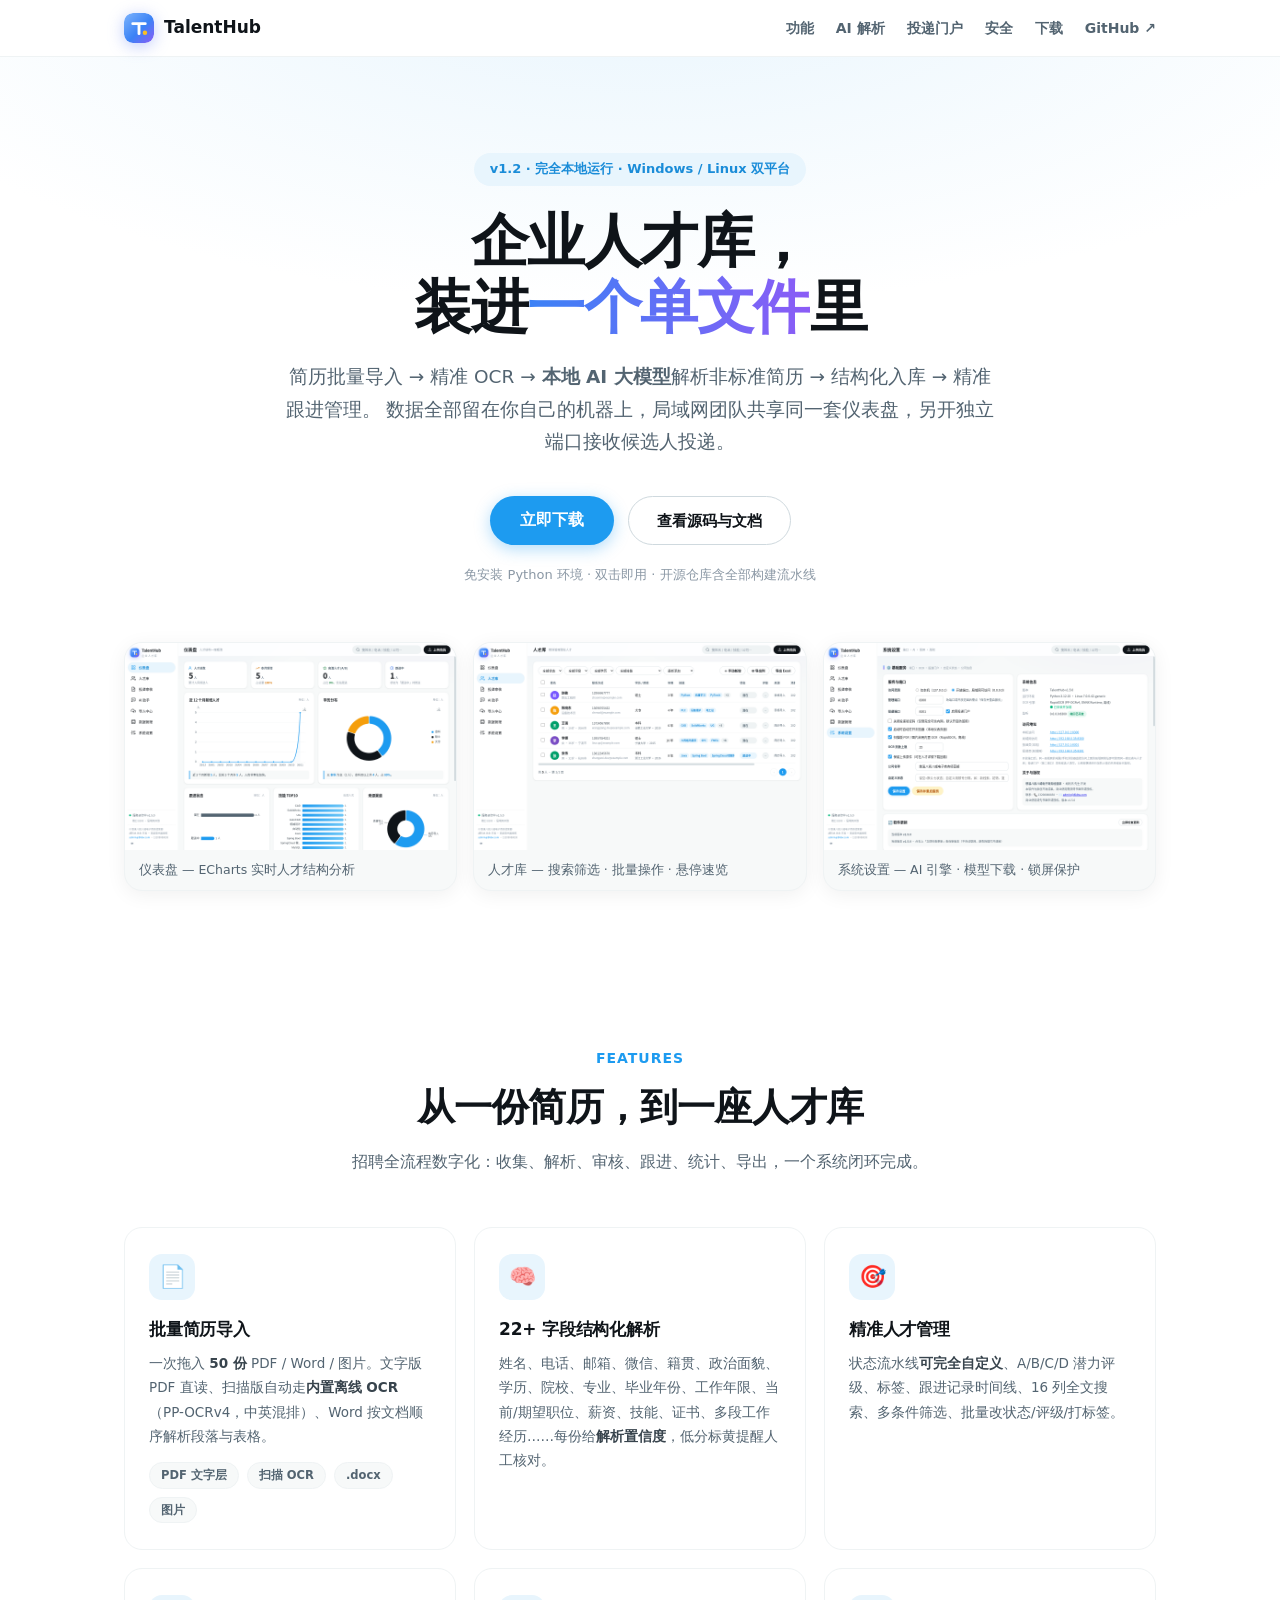
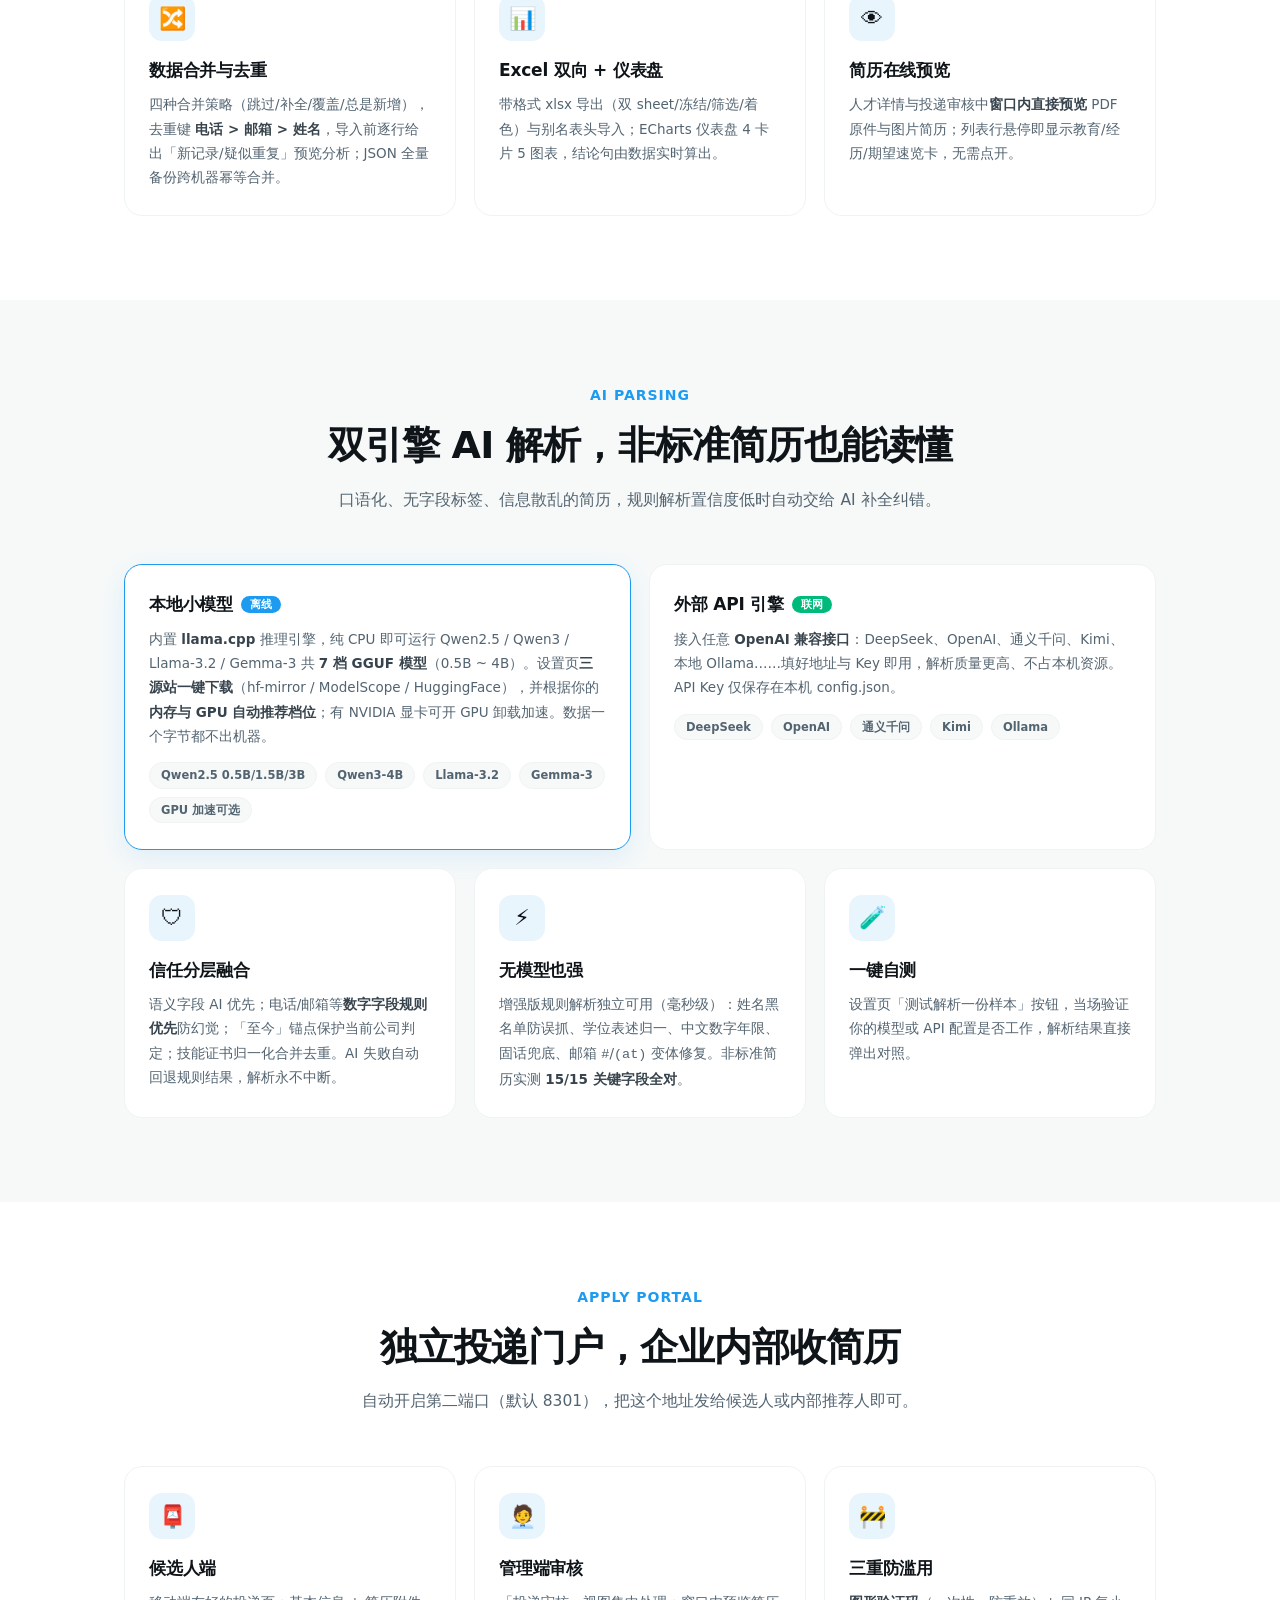
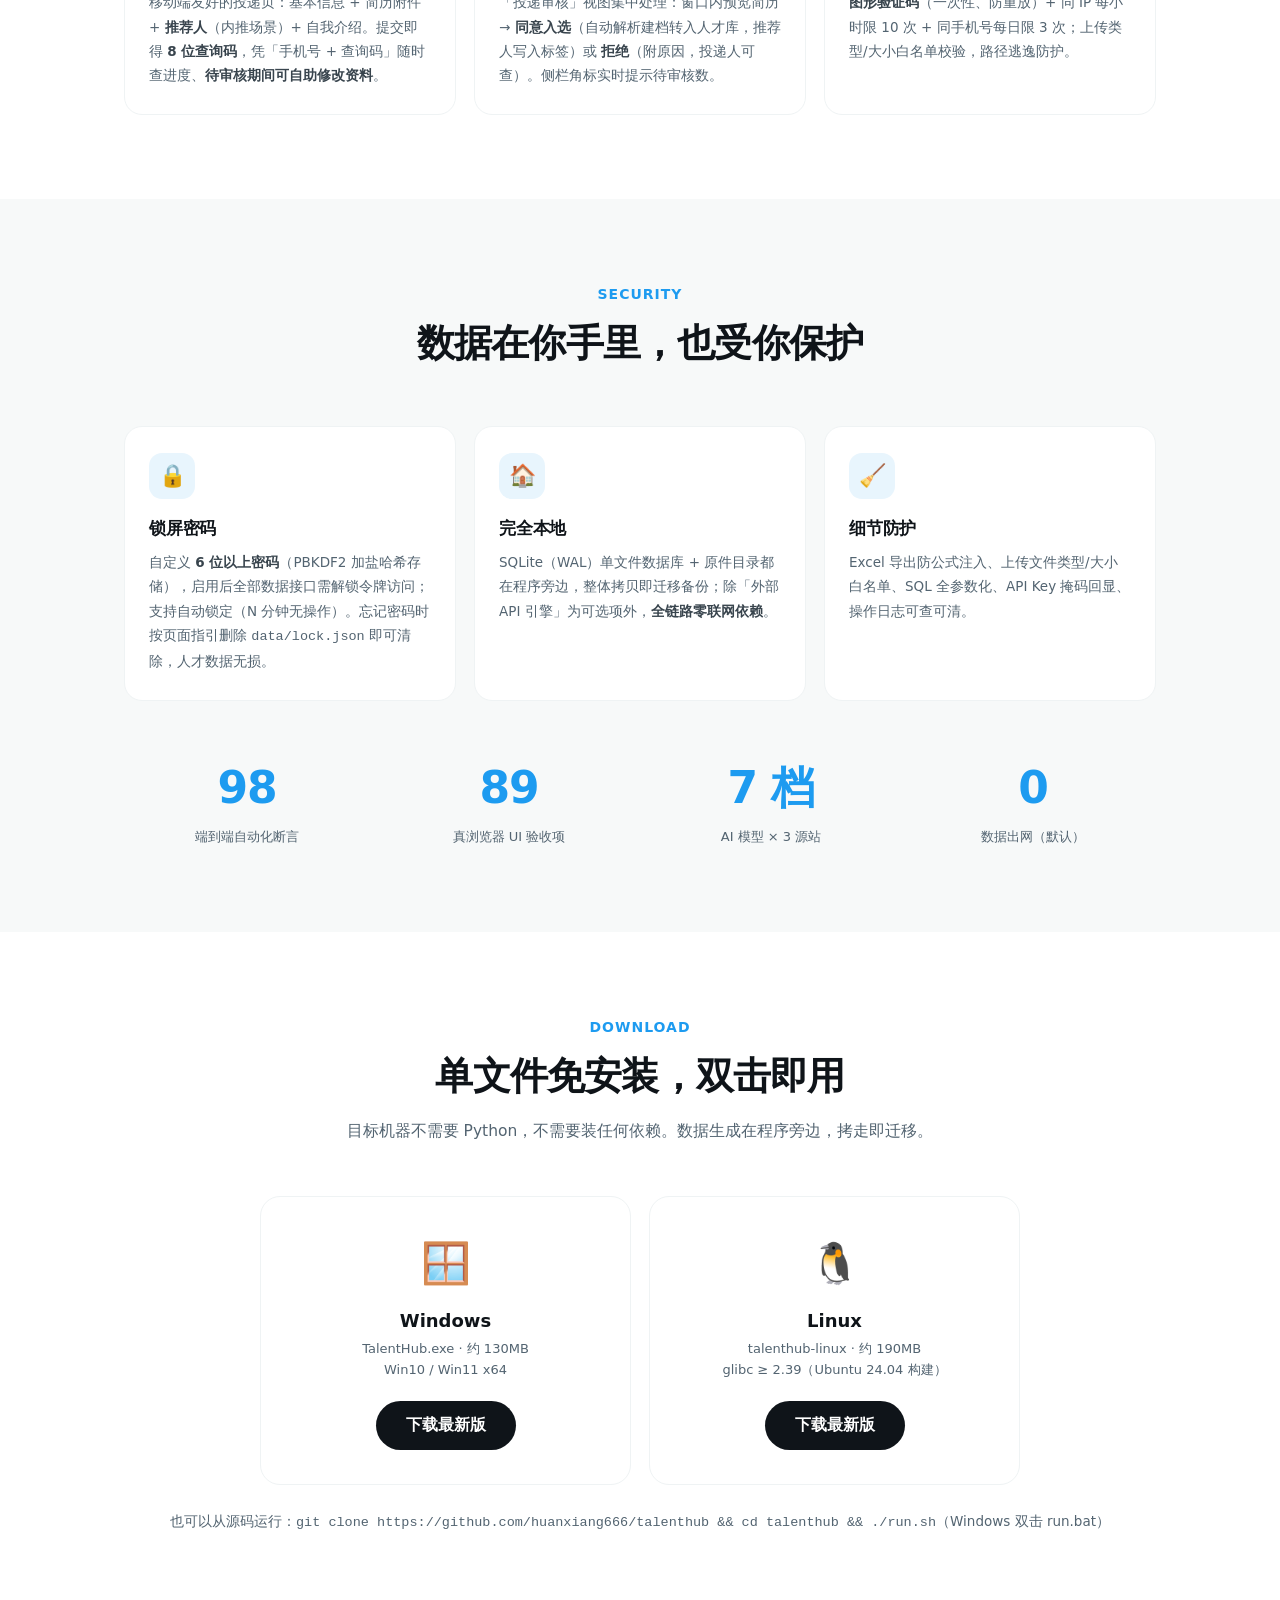
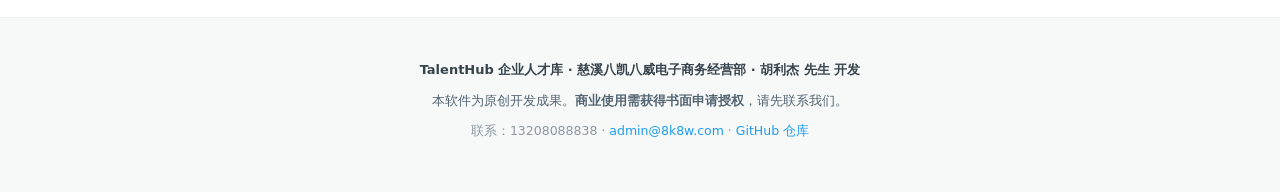
<file: docs/index.html>
<!DOCTYPE html>
<html lang="zh-CN">
<head>
<meta charset="UTF-8">
<meta name="viewport" content="width=device-width, initial-scale=1.0">
<title>TalentHub 企业人才库 — 本地 AI 简历解析 · 人才精准管理</title>
<meta name="description" content="跨平台企业人才库管理系统：简历批量导入（PDF/Word/图片 OCR）、本地 AI 大模型智能解析非标准简历、投递门户、锁屏保护、数据合并、Excel 导入导出。完全本地运行，数据不出内网。">
<link rel="icon" href="data:image/svg+xml,%3Csvg xmlns='http://www.w3.org/2000/svg' viewBox='0 0 48 48'%3E%3Cdefs%3E%3ClinearGradient id='g' x1='0' y1='0' x2='1' y2='1'%3E%3Cstop offset='0' stop-color='%2360a5fa'/%3E%3Cstop offset='.55' stop-color='%233b82f6'/%3E%3Cstop offset='1' stop-color='%238b5cf6'/%3E%3C/linearGradient%3E%3C/defs%3E%3Crect width='48' height='48' rx='14' fill='url(%23g)'/%3E%3Cpath d='M14 17h20M24 17v16' stroke='white' stroke-width='4.6' stroke-linecap='round'/%3E%3Ccircle cx='33.5' cy='31.5' r='3.6' fill='%23fbbf24'/%3E%3C/svg%3E">
<style>
:root {
  --bg: #ffffff; --soft: #f7f9f9; --ink: #0f1419; --ink2: #38444d; --muted: #536471;
  --faint: #8b98a5; --line: #eff3f4; --primary: #1d9bf0; --deep: #1a8cd8; --softblue: #e8f5fd;
  --ok: #00ba7c; --warn: #f59e0b;
  --font: -apple-system, BlinkMacSystemFont, "SF Pro Display", "SF Pro Text", "Segoe UI", "PingFang SC", "Microsoft YaHei", system-ui, sans-serif;
}
* { box-sizing: border-box; margin: 0; padding: 0; }
html { scroll-behavior: smooth; }
body { font-family: var(--font); color: var(--ink); background: var(--bg); line-height: 1.6; -webkit-font-smoothing: antialiased; }
.wrap { max-width: 1080px; margin: 0 auto; padding: 0 24px; }
a { color: var(--primary); text-decoration: none; }

/* 顶部导航（毛玻璃，Apple 风） */
nav { position: sticky; top: 0; z-index: 50; background: rgba(255,255,255,.82); backdrop-filter: saturate(180%) blur(16px); -webkit-backdrop-filter: saturate(180%) blur(16px); border-bottom: 1px solid var(--line); }
nav .wrap { display: flex; align-items: center; gap: 26px; height: 56px; }
.nav-logo { display: flex; align-items: center; gap: 10px; font-weight: 800; font-size: 17px; color: var(--ink); }
.nav-logo .mark { width: 30px; height: 30px; border-radius: 9px; overflow: hidden; display: flex; align-items: center; justify-content: center; filter: drop-shadow(0 3px 8px rgba(99,130,246,.4)); }
nav .links { display: flex; gap: 22px; margin-left: auto; font-size: 14px; font-weight: 600; }
nav .links a { color: var(--muted); transition: color .2s; }
nav .links a:hover { color: var(--primary); }
.btn { display: inline-flex; align-items: center; justify-content: center; gap: 8px; border-radius: 99px; font-weight: 700; cursor: pointer; border: 0; transition: all .2s cubic-bezier(.32,.72,0,1); font-family: inherit; }
.btn-blue { background: var(--primary); color: #fff; padding: 12px 30px; font-size: 15.5px; box-shadow: 0 4px 16px rgba(29,155,240,.35); }
.btn-blue:hover { background: var(--deep); transform: translateY(-1px); box-shadow: 0 8px 24px rgba(29,155,240,.4); }
.btn-dark { background: var(--ink); color: #fff; padding: 12px 30px; font-size: 15.5px; }
.btn-dark:hover { background: #272c30; }
.btn-ghost { background: transparent; border: 1.5px solid #cfd9de; color: var(--ink); padding: 11px 28px; font-size: 15px; }
.btn-ghost:hover { border-color: var(--primary); color: var(--primary); background: var(--softblue); }

/* Hero */
.hero { text-align: center; padding: 96px 24px 72px; background:
  radial-gradient(1200px 500px at 50% -100px, var(--softblue), transparent 70%); }
.hero .tag { display: inline-block; background: var(--softblue); color: var(--deep); font-size: 13px; font-weight: 700; padding: 6px 16px; border-radius: 99px; margin-bottom: 22px; }
.hero h1 { font-size: clamp(34px, 5.4vw, 58px); font-weight: 800; letter-spacing: -1.5px; line-height: 1.15; }
.hero h1 .grad { background: linear-gradient(90deg, #3b82f6, #8b5cf6); -webkit-background-clip: text; background-clip: text; color: transparent; }
.hero p.sub { font-size: clamp(15px, 2vw, 18.5px); color: var(--muted); max-width: 720px; margin: 20px auto 0; line-height: 1.75; }
.hero .cta { display: flex; gap: 14px; justify-content: center; margin-top: 38px; flex-wrap: wrap; }
.hero .meta { margin-top: 20px; font-size: 13px; color: var(--faint); }
.shots { display: grid; grid-template-columns: repeat(3, 1fr); gap: 16px; margin-top: 56px; }
.shots figure { background: var(--soft); border: 1px solid var(--line); border-radius: 18px; overflow: hidden; box-shadow: 0 4px 20px rgba(15,20,25,.06); }
.shots img { width: 100%; display: block; }
.shots figcaption { padding: 10px 14px; font-size: 12.5px; color: var(--muted); text-align: left; }

/* 特性区块 */
section.block { padding: 84px 0; }
section.block.alt { background: var(--soft); }
.block-head { text-align: center; max-width: 680px; margin: 0 auto 52px; }
.block-head .kicker { color: var(--primary); font-size: 14px; font-weight: 800; letter-spacing: 1px; }
.block-head h2 { font-size: clamp(26px, 3.6vw, 38px); font-weight: 800; letter-spacing: -.8px; margin-top: 8px; }
.block-head p { color: var(--muted); margin-top: 12px; font-size: 15.5px; }
.grid { display: grid; gap: 18px; }
.grid.c3 { grid-template-columns: repeat(3, 1fr); }
.grid.c2 { grid-template-columns: repeat(2, 1fr); }
.fcard { background: var(--bg); border: 1px solid var(--line); border-radius: 18px; padding: 26px 24px; transition: transform .25s cubic-bezier(.32,.72,0,1), box-shadow .25s; }
.alt .fcard { background: var(--bg); }
.fcard:hover { transform: translateY(-3px); box-shadow: 0 12px 32px rgba(15,20,25,.09); }
.fcard .ic { width: 46px; height: 46px; border-radius: 13px; display: flex; align-items: center; justify-content: center; font-size: 22px; margin-bottom: 16px; background: var(--softblue); }
.fcard h3 { font-size: 17px; font-weight: 800; margin-bottom: 8px; letter-spacing: -.2px; }
.fcard p { color: var(--muted); font-size: 13.5px; line-height: 1.8; }
.fcard p b { color: var(--ink2); }
.pill-row { display: flex; gap: 8px; flex-wrap: wrap; margin-top: 14px; }
.pill-row span { background: var(--soft); border: 1px solid var(--line); color: var(--muted); font-size: 11.5px; font-weight: 600; padding: 3px 11px; border-radius: 99px; }

/* AI 双引擎对比 */
.duo { display: grid; grid-template-columns: 1fr 1fr; gap: 18px; }
.duo .fcard.hl { border: 1.5px solid var(--primary); box-shadow: 0 8px 28px rgba(29,155,240,.12); }
.duo h3 .b { font-size: 11px; background: var(--primary); color: #fff; border-radius: 99px; padding: 2px 9px; vertical-align: 2px; margin-left: 8px; }

/* 数字条 */
.stats { display: grid; grid-template-columns: repeat(4, 1fr); gap: 16px; text-align: center; }
.stats .n { font-size: clamp(30px, 4vw, 44px); font-weight: 800; letter-spacing: -1px; color: var(--primary); font-variant-numeric: tabular-nums; }
.stats .t { font-size: 13px; color: var(--muted); margin-top: 4px; }

/* 下载 */
.dl-grid { display: grid; grid-template-columns: 1fr 1fr; gap: 18px; max-width: 760px; margin: 0 auto; }
.dl-card { background: var(--bg); border: 1px solid var(--line); border-radius: 20px; padding: 34px 28px; text-align: center; }
.dl-card .os { font-size: 40px; }
.dl-card h3 { font-size: 18px; margin: 12px 0 4px; }
.dl-card p { color: var(--muted); font-size: 13px; margin-bottom: 20px; }
footer { border-top: 1px solid var(--line); padding: 42px 0 56px; background: var(--soft); }
footer .wrap { display: flex; flex-direction: column; gap: 10px; align-items: center; text-align: center; }
footer .cp { font-size: 13px; color: var(--ink2); font-weight: 600; }
footer .nt { font-size: 12.5px; color: var(--muted); max-width: 640px; }
footer .ct { font-size: 12.5px; color: var(--faint); }
@media (max-width: 860px) {
  .grid.c3, .grid.c2, .duo, .dl-grid, .shots { grid-template-columns: 1fr; }
  .stats { grid-template-columns: repeat(2, 1fr); }
  nav .links { display: none; }
  .hero { padding: 64px 16px 48px; }
}
</style>
</head>
<body>

<nav>
  <div class="wrap">
    <span class="nav-logo"><span class="mark"><svg viewBox="0 0 48 48" width="30" height="30"><defs><linearGradient id="lg" x1="0" y1="0" x2="1" y2="1"><stop offset="0" stop-color="#7db4fc"/><stop offset=".55" stop-color="#3b82f6"/><stop offset="1" stop-color="#8b5cf6"/></linearGradient></defs><rect width="48" height="48" rx="14" fill="url(#lg)"/><path d="M14 17h20M24 17v16" stroke="#fff" stroke-width="4.6" stroke-linecap="round"/><circle cx="33.5" cy="31.5" r="3.6" fill="#fbbf24"/></svg></span>TalentHub</span>
    <div class="links">
      <a href="#features">功能</a>
      <a href="#ai">AI 解析</a>
      <a href="#apply">投递门户</a>
      <a href="#security">安全</a>
      <a href="#download">下载</a>
      <a href="https://github.com/huanxiang666/talenthub" target="_blank" rel="noopener">GitHub ↗</a>
    </div>
  </div>
</nav>

<header class="hero">
  <span class="tag">v1.2 · 完全本地运行 · Windows / Linux 双平台</span>
  <h1>企业人才库，<br>装进<span class="grad">一个单文件</span>里</h1>
  <p class="sub">简历批量导入 → 精准 OCR → <b>本地 AI 大模型</b>解析非标准简历 → 结构化入库 → 精准跟进管理。
    数据全部留在你自己的机器上，局域网团队共享同一套仪表盘，另开独立端口接收候选人投递。</p>
  <div class="cta">
    <a class="btn btn-blue" href="#download">立即下载</a>
    <a class="btn btn-ghost" href="https://github.com/huanxiang666/talenthub" target="_blank" rel="noopener">查看源码与文档</a>
  </div>
  <p class="meta">免安装 Python 环境 · 双击即用 · 开源仓库含全部构建流水线</p>
  <div class="shots wrap" id="shots">
    <figure><img src="screenshots/dashboard.png" alt="仪表盘截图" loading="lazy"><figcaption>仪表盘 — ECharts 实时人才结构分析</figcaption></figure>
    <figure><img src="screenshots/talents.png" alt="人才库截图" loading="lazy"><figcaption>人才库 — 搜索筛选 · 批量操作 · 悬停速览</figcaption></figure>
    <figure><img src="screenshots/settings.png" alt="设置截图" loading="lazy"><figcaption>系统设置 — AI 引擎 · 模型下载 · 锁屏保护</figcaption></figure>
  </div>
</header>

<section class="block" id="features">
  <div class="wrap">
    <div class="block-head">
      <div class="kicker">FEATURES</div>
      <h2>从一份简历，到一座人才库</h2>
      <p>招聘全流程数字化：收集、解析、审核、跟进、统计、导出，一个系统闭环完成。</p>
    </div>
    <div class="grid c3">
      <div class="fcard"><div class="ic">📄</div><h3>批量简历导入</h3>
        <p>一次拖入 <b>50 份</b> PDF / Word / 图片。文字版 PDF 直读、扫描版自动走<b>内置离线 OCR</b>（PP-OCRv4，中英混排）、Word 按文档顺序解析段落与表格。</p>
        <div class="pill-row"><span>PDF 文字层</span><span>扫描 OCR</span><span>.docx</span><span>图片</span></div></div>
      <div class="fcard"><div class="ic">🧠</div><h3>22+ 字段结构化解析</h3>
        <p>姓名、电话、邮箱、微信、籍贯、政治面貌、学历、院校、专业、毕业年份、工作年限、当前/期望职位、薪资、技能、证书、多段工作经历……每份给<b>解析置信度</b>，低分标黄提醒人工核对。</p></div>
      <div class="fcard"><div class="ic">🎯</div><h3>精准人才管理</h3>
        <p>状态流水线<b>可完全自定义</b>、A/B/C/D 潜力评级、标签、跟进记录时间线、16 列全文搜索、多条件筛选、批量改状态/评级/打标签。</p></div>
      <div class="fcard"><div class="ic">🔀</div><h3>数据合并与去重</h3>
        <p>四种合并策略（跳过/补全/覆盖/总是新增），去重键 <b>电话 &gt; 邮箱 &gt; 姓名</b>，导入前逐行给出「新记录/疑似重复」预览分析；JSON 全量备份跨机器幂等合并。</p></div>
      <div class="fcard"><div class="ic">📊</div><h3>Excel 双向 + 仪表盘</h3>
        <p>带格式 xlsx 导出（双 sheet/冻结/筛选/着色）与别名表头导入；ECharts 仪表盘 4 卡片 5 图表，结论句由数据实时算出。</p></div>
      <div class="fcard"><div class="ic">👁</div><h3>简历在线预览</h3>
        <p>人才详情与投递审核中<b>窗口内直接预览</b> PDF 原件与图片简历；列表行悬停即显示教育/经历/期望速览卡，无需点开。</p></div>
    </div>
  </div>
</section>

<section class="block alt" id="ai">
  <div class="wrap">
    <div class="block-head">
      <div class="kicker">AI PARSING</div>
      <h2>双引擎 AI 解析，非标准简历也能读懂</h2>
      <p>口语化、无字段标签、信息散乱的简历，规则解析置信度低时自动交给 AI 补全纠错。</p>
    </div>
    <div class="duo">
      <div class="fcard hl"><h3>本地小模型<span class="b">离线</span></h3>
        <p>内置 <b>llama.cpp</b> 推理引擎，纯 CPU 即可运行 Qwen2.5 / Qwen3 / Llama-3.2 / Gemma-3 共 <b>7 档 GGUF 模型</b>（0.5B ~ 4B）。设置页<b>三源站一键下载</b>（hf-mirror / ModelScope / HuggingFace），并根据你的<b>内存与 GPU 自动推荐档位</b>；有 NVIDIA 显卡可开 GPU 卸载加速。数据一个字节都不出机器。</p>
        <div class="pill-row"><span>Qwen2.5 0.5B/1.5B/3B</span><span>Qwen3-4B</span><span>Llama-3.2</span><span>Gemma-3</span><span>GPU 加速可选</span></div></div>
      <div class="fcard"><h3>外部 API 引擎<span class="b" style="background:var(--ok)">联网</span></h3>
        <p>接入任意 <b>OpenAI 兼容接口</b>：DeepSeek、OpenAI、通义千问、Kimi、本地 Ollama……填好地址与 Key 即用，解析质量更高、不占本机资源。API Key 仅保存在本机 config.json。</p>
        <div class="pill-row"><span>DeepSeek</span><span>OpenAI</span><span>通义千问</span><span>Kimi</span><span>Ollama</span></div></div>
    </div>
    <div class="grid c3" style="margin-top:18px">
      <div class="fcard"><div class="ic">🛡</div><h3>信任分层融合</h3><p>语义字段 AI 优先；电话/邮箱等<b>数字字段规则优先</b>防幻觉；「至今」锚点保护当前公司判定；技能证书归一化合并去重。AI 失败自动回退规则结果，解析永不中断。</p></div>
      <div class="fcard"><div class="ic">⚡</div><h3>无模型也强</h3><p>增强版规则解析独立可用（毫秒级）：姓名黑名单防误抓、学位表述归一、中文数字年限、固话兜底、邮箱 <code>#</code>/<code>(at)</code> 变体修复。非标准简历实测 <b>15/15 关键字段全对</b>。</p></div>
      <div class="fcard"><div class="ic">🧪</div><h3>一键自测</h3><p>设置页「测试解析一份样本」按钮，当场验证你的模型或 API 配置是否工作，解析结果直接弹出对照。</p></div>
    </div>
  </div>
</section>

<section class="block" id="apply">
  <div class="wrap">
    <div class="block-head">
      <div class="kicker">APPLY PORTAL</div>
      <h2>独立投递门户，企业内部收简历</h2>
      <p>自动开启第二端口（默认 8301），把这个地址发给候选人或内部推荐人即可。</p>
    </div>
    <div class="grid c3">
      <div class="fcard"><div class="ic">📮</div><h3>候选人端</h3><p>移动端友好的投递页：基本信息 + 简历附件 + <b>推荐人</b>（内推场景）+ 自我介绍。提交即得 <b>8 位查询码</b>，凭「手机号 + 查询码」随时查进度、<b>待审核期间可自助修改资料</b>。</p></div>
      <div class="fcard"><div class="ic">🧑‍💼</div><h3>管理端审核</h3><p>「投递审核」视图集中处理：窗口内预览简历 → <b>同意入选</b>（自动解析建档转入人才库，推荐人写入标签）或 <b>拒绝</b>（附原因，投递人可查）。侧栏角标实时提示待审核数。</p></div>
      <div class="fcard"><div class="ic">🚧</div><h3>三重防滥用</h3><p><b>图形验证码</b>（一次性、防重放）+ 同 IP 每小时限 10 次 + 同手机号每日限 3 次；上传类型/大小白名单校验，路径逃逸防护。</p></div>
    </div>
  </div>
</section>

<section class="block alt" id="security">
  <div class="wrap">
    <div class="block-head">
      <div class="kicker">SECURITY</div>
      <h2>数据在你手里，也受你保护</h2>
    </div>
    <div class="grid c3">
      <div class="fcard"><div class="ic">🔒</div><h3>锁屏密码</h3><p>自定义 <b>6 位以上密码</b>（PBKDF2 加盐哈希存储），启用后全部数据接口需解锁令牌访问；支持自动锁定（N 分钟无操作）。忘记密码时按页面指引删除 <code>data/lock.json</code> 即可清除，人才数据无损。</p></div>
      <div class="fcard"><div class="ic">🏠</div><h3>完全本地</h3><p>SQLite（WAL）单文件数据库 + 原件目录都在程序旁边，整体拷贝即迁移备份；除「外部 API 引擎」为可选项外，<b>全链路零联网依赖</b>。</p></div>
      <div class="fcard"><div class="ic">🧹</div><h3>细节防护</h3><p>Excel 导出防公式注入、上传文件类型/大小白名单、SQL 全参数化、API Key 掩码回显、操作日志可查可清。</p></div>
    </div>
    <div class="stats" style="margin-top:52px">
      <div><div class="n">98</div><div class="t">端到端自动化断言</div></div>
      <div><div class="n">89</div><div class="t">真浏览器 UI 验收项</div></div>
      <div><div class="n">7 档</div><div class="t">AI 模型 × 3 源站</div></div>
      <div><div class="n">0</div><div class="t">数据出网（默认）</div></div>
    </div>
  </div>
</section>

<section class="block" id="download">
  <div class="wrap">
    <div class="block-head">
      <div class="kicker">DOWNLOAD</div>
      <h2>单文件免安装，双击即用</h2>
      <p>目标机器不需要 Python，不需要装任何依赖。数据生成在程序旁边，拷走即迁移。</p>
    </div>
    <div class="dl-grid">
      <div class="dl-card">
        <div class="os">🪟</div>
        <h3>Windows</h3>
        <p>TalentHub.exe · 约 130MB<br>Win10 / Win11 x64</p>
        <a class="btn btn-dark" href="https://github.com/huanxiang666/talenthub/releases/latest" target="_blank" rel="noopener">下载最新版</a>
      </div>
      <div class="dl-card">
        <div class="os">🐧</div>
        <h3>Linux</h3>
        <p>talenthub-linux · 约 190MB<br>glibc ≥ 2.39（Ubuntu 24.04 构建）</p>
        <a class="btn btn-dark" href="https://github.com/huanxiang666/talenthub/releases/latest" target="_blank" rel="noopener">下载最新版</a>
      </div>
    </div>
    <p style="text-align:center;color:var(--muted);font-size:13.5px;margin-top:26px">
      也可以从源码运行：<code>git clone https://github.com/huanxiang666/talenthub && cd talenthub && ./run.sh</code>（Windows 双击 run.bat）</p>
  </div>
</section>

<footer>
  <div class="wrap">
    <div class="cp">TalentHub 企业人才库 · 慈溪八凯八威电子商务经营部 · 胡利杰 先生 开发</div>
    <div class="nt">本软件为原创开发成果。<b>商业使用需获得书面申请授权</b>，请先联系我们。</div>
    <div class="ct">联系：13208088838 · <a href="mailto:admin@8k8w.com">admin@8k8w.com</a> ·
      <a href="https://github.com/huanxiang666/talenthub" target="_blank" rel="noopener">GitHub 仓库</a></div>
  </div>
</footer>

</body>
</html>
</file>
